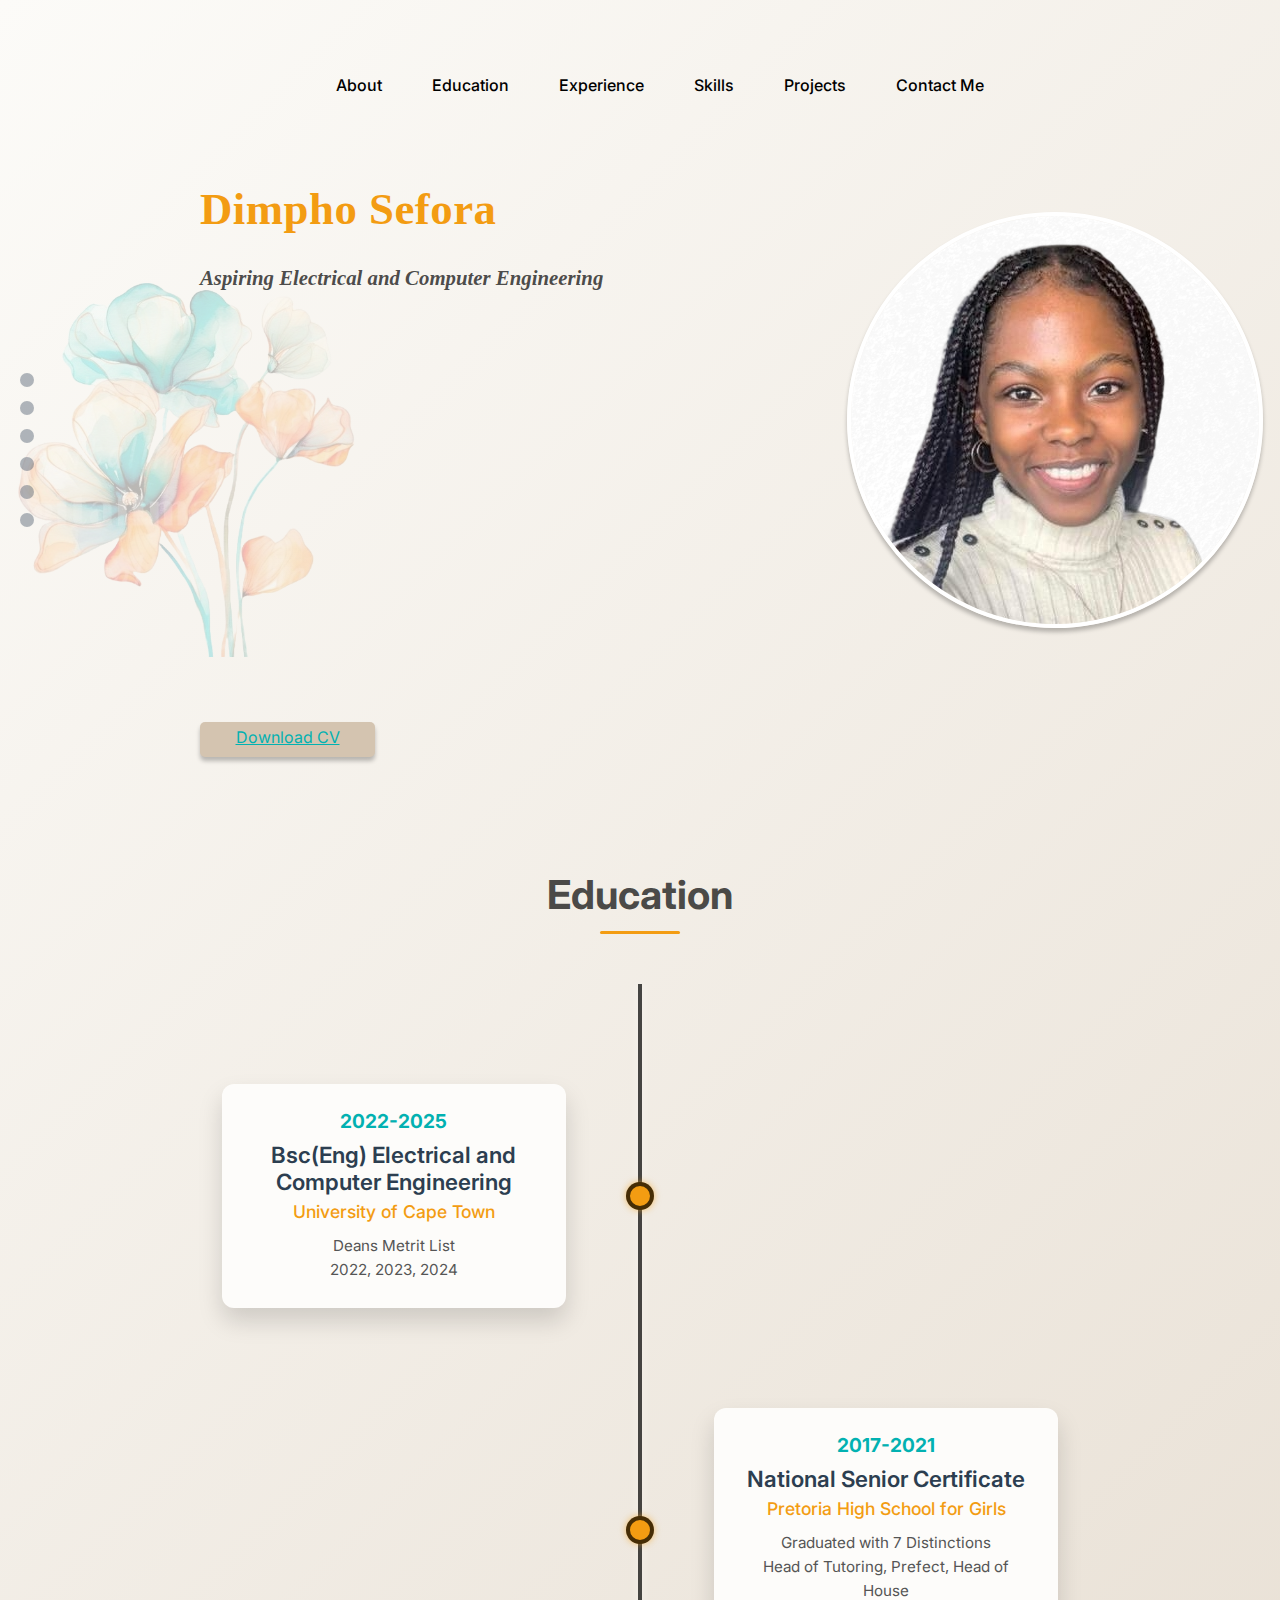
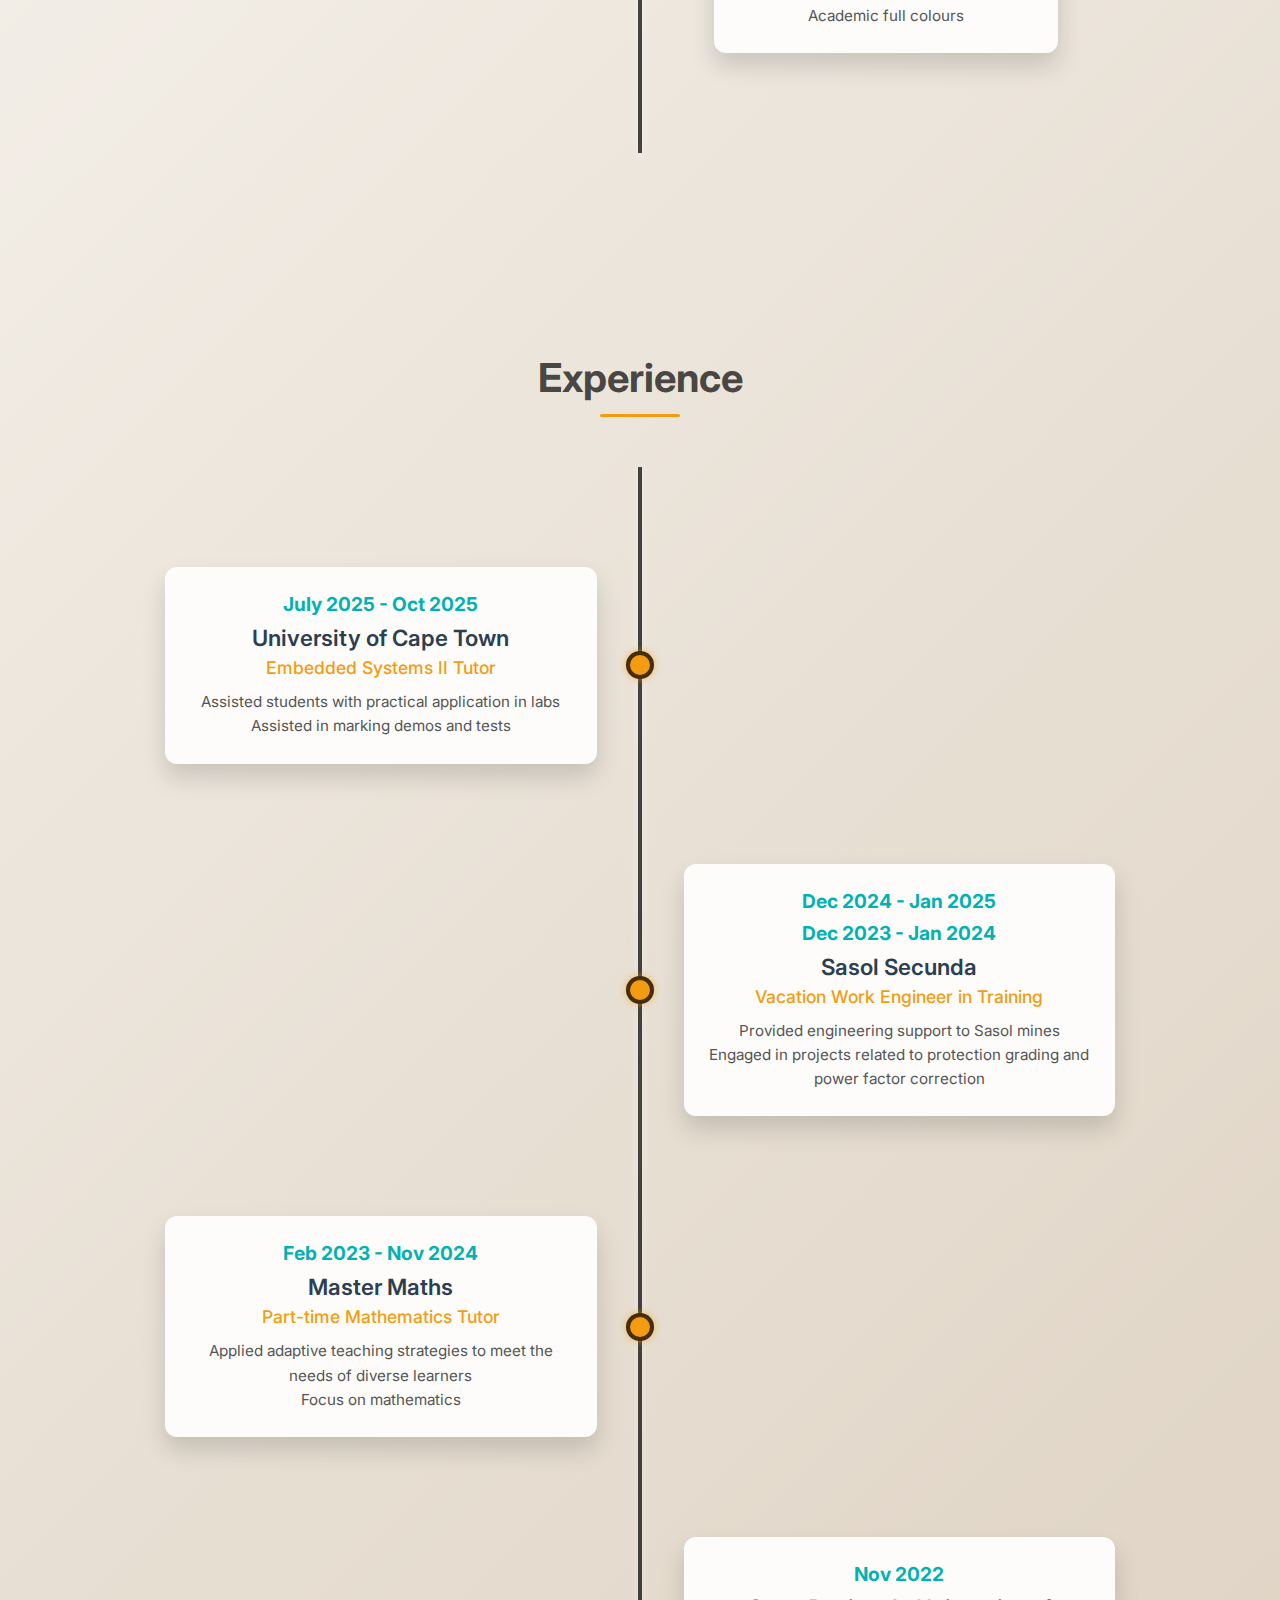
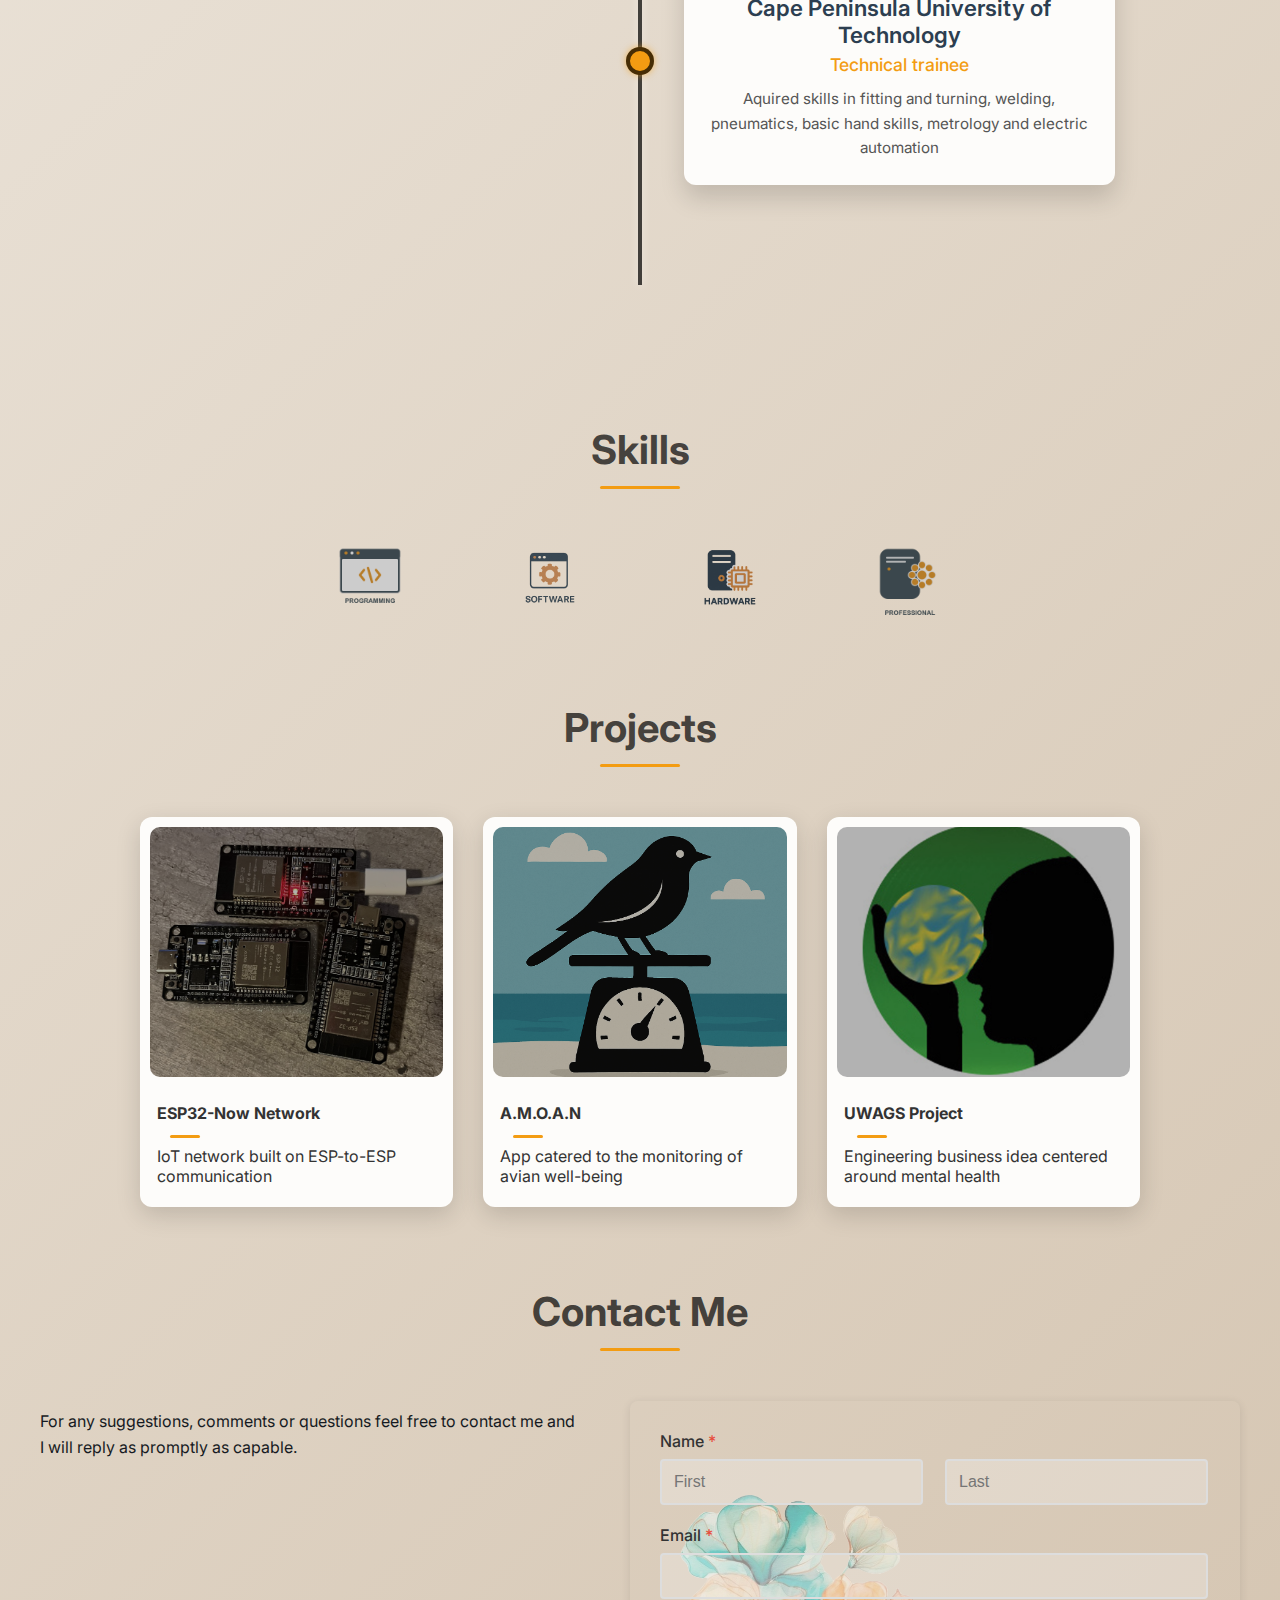
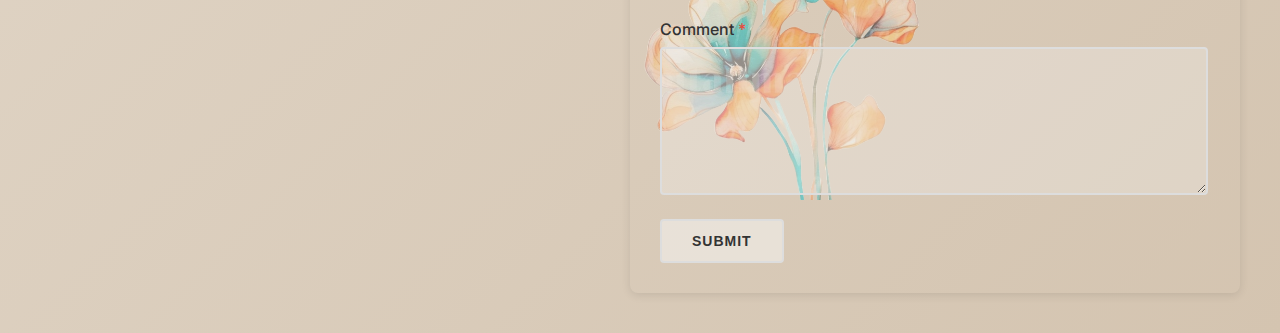
<file: Index.html>
<!DOCTYPE html>
<html lang="en">
<head>
  <meta charset="UTF-8" />
  <meta name="viewport" content="width=device-width, initial-scale=1.0" />
  <title>Sefora Dimpho – E-Portfolio</title>
  <link href="https://fonts.googleapis.com/css2?family=Inter:wght@300;400;600;700&display=swap" rel="stylesheet">
  <link rel="stylesheet" href="style.css">
</head>
<body>

    <!-- Top Navigation -->
  <section class="top-nav">
    <ul>
      <li><a href="#about">About</a></li>
      <li><a href="#education">Education</a></li>
      <li><a href="#experience">Experience</a></li>
      <li><a href="#skills">Skills</a></li>
      <li><a href="#projects">Projects</a></li>
      <li><a href="#contact">Contact Me</a></li>
    </ul>
  </section>

  <!-- Side Navigation -->
  <nav class="side-nav">
    <a href="#about" class="nav-dot"><span>About</span></a>
    <a href="#education" class="nav-dot"><span>Education</span></a>
    <a href="#experience" class="nav-dot"><span>Experience</span></a>
    <a href="#skills" class="nav-dot"><span>Skills</span></a>
    <a href="#projects" class="nav-dot"><span>Projects</span></a>
    <a href="#contact" class="nav-dot"><span>Contact Me</span></a>
  </nav>

  <!-- Sections -->
  <section id="about" class = "main-section">
    <div id="about-text">
        <h1 id="about-title">Dimpho Sefora</h1>
        <h4 id="about-subtitle">Aspiring Electrical and Computer Engineering</h4>
        <p class ="about-desc"> Hi and welcome! I am currently unroute to completing my Electical and Computer Engineering undergrad degree at the University of Cape Town.</p>
<p class ="about-desc">I first fell in love with the flexibility of the field — one day I could be exploring ideas that touch on aerospace, another day I could be looking into biomedical technology, or even diving into networking and automation. It feels less like a straight path and more like a gateway into a plethora of exciting projects. </p>
<p class ="about-desc">Over the years, my experiences and challenges have shaped this perspective, which has been the driving force in unlocking a strong passion for app development and embedded systems.</p>
 <p class ="about-desc">This site is just a small window into that journey, and if you enjoy it, please feel free to <a href="#contact" class="link-btn"><span>contact me</span></a>. </p>

 <a href="cv.pdf" download="Dimpho_Sefora_CV.pdf" role="button" class="cv-btn">
    Download CV
</a>
</div>
    <div id="about-image">
        <img id="about-img" src="me2.png">
    </div>
  </section>


  <section id = "education" class = "main-section">
  <section class = "timeline-section">
        <h2 class = "section-title"> Education </h2>
        <div class = "timeline-education">
            <div class = "timeline-line"></div>

            <div class = "timeline-item left">
                <div class = "timeline-dot"></div>
                <div class = "timeline-content">
                    <div class = "year">2022-2025</div>
                    <div class = "title">Bsc(Eng) Electrical and Computer Engineering</div>
                    <div class = "subtitle">University of Cape Town</div>
                    <div class = "description">Deans Metrit List <br> 2022, 2023, 2024</div>
                </div>
            </div>

            <div class = "timeline-item right">
                <div class = "timeline-dot"></div>
                <div class = "timeline-content">
                    <div class = "year">2017-2021</div>
                    <div class = "title">National Senior Certificate</div>
                    <div class = "subtitle">Pretoria High School for Girls</div>
                    <div class = "description">Graduated with 7 Distinctions <br> Head of Tutoring, Prefect, Head of House <br> Academic full colours
                    </div>
                </div>
            </div>
        </div>
  </section>
  </section>

  <section id = "experience" class = "main-section">
  <section class = "timeline-section">
        <h2 class = "section-title"> Experience </h2>
        <div class = "timeline-experience">
            <div class = "timeline-line"></div>

            <div class = "timeline-item left">
                <div class = "timeline-dot"></div>
                <div class = "timeline-content">
                    <div class = "year">July 2025 - Oct 2025</div>
                    <div class = "title">University of Cape Town</div>
                    <div class = "subtitle">Embedded Systems II Tutor</div>
                    <div class = "description">Assisted students with practical application in labs<br>Assisted in marking demos and tests</div>
                </div>
            </div>

            <div class = "timeline-item right">
                <div class = "timeline-dot"></div>
                <div class = "timeline-content">
                    <div class = "year">Dec 2024 - Jan 2025</div>
                    <div class = "year">Dec 2023 - Jan 2024</div>
                    <div class = "title">Sasol Secunda</div>
                    <div class = "subtitle">Vacation Work Engineer in Training</div>
                    <div class = "description">Provided engineering support to Sasol mines<br>Engaged in projects related to protection grading and power factor correction</div>
                </div>
            </div>

            <div class = "timeline-item left">
                <div class = "timeline-dot"></div>
                <div class = "timeline-content">
                    <div class = "year">Feb 2023 - Nov 2024</div>
                    <div class = "title">Master Maths</div>
                    <div class = "subtitle">Part-time Mathematics Tutor</div>
                    <div class = "description">Applied adaptive teaching strategies to meet the needs of diverse learners<br>Focus on mathematics</div>
                </div>
            </div>

            <div class = "timeline-item right">
                <div class = "timeline-dot"></div>
                <div class = "timeline-content">
                    <div class = "year">Nov 2022</div>
                    <div class = "title">Cape Peninsula University of Technology</div>
                    <div class = "subtitle">Technical trainee</div>
                    <div class = "description">Aquired skills in fitting and turning, welding, pneumatics, basic hand skills, metrology and electric automation</div>
                </div>
            </div>
        </div>
  </section>
  </section>

  <section id="skills" class = "main-section">
    <h2 class = "section-title">Skills</h2>
    <div class="skill-grid">
      <div class="skill-item" data-modal="skill1">
        <img src="programming.png" alt="Programming" />
      </div>
      <div class="skill-item" data-modal="skill2">
        <img src="software.png" alt="Software" />
      </div>
      <div class="skill-item" data-modal="skill3">
        <img src="hardware.png" alt="Hardware" />
      </div>
      <div class="skill-item" data-modal="skill4">
        <img src="professional.png" alt="Professional" />
      </div>
    </div>
  </section>
  
  <section id="projects" class = "main-section">
    <h2 class = "section-title">Projects</h2>
    <div class="project-grid">
      <div class="project-thumb" data-modal="proj1">
        <img src="esp32.jpeg" alt="ESP32 Mesh" />
        <div class="project-label"><h4 class = "label-h">ESP32-Now Network</h4><p class = "label-text">IoT network built on ESP-to-ESP communication</p></div>
      </div>
      <div class="project-thumb" data-modal="proj2">
        <img src="A.M.O.A.N.png" alt="A.M.O.A.N App" />
        <div class="project-label"><h4 class = "label-h">A.M.O.A.N</h4><p class = "label-text">App catered to the monitoring of avian well-being</p></div>
      </div>
      <div class="project-thumb" data-modal="proj3">
        <img src="Modiragatsi.jpg" alt="UWON Project" />
        <div class="project-label"><h4 class = "label-h">UWAGS Project</h4><p class = "label-text">Engineering business idea centered around mental health</p></div>
      </div>
    </div>
  </section>
  
 <section id="contact" class = "main-section"><h2 class="section-title">Contact Me</h2>
      <div class="contact-container">
        <div class="contact-info">
            <p>For any suggestions, comments or questions feel free to contact me and I will reply as promptly as capable.</p>
            
            <div class="social-media">
                <div class="social-icons">
                    <!-- Placeholder social media icons - you can replace these with your actual icons -->
                    <div id="git-icon" title="GitHub"></div>
                    <div id="email-icon" title="Email"></div>
                    <div id="linked-icon" title="LinkedIn"></div>
                </div>
            </div>
        </div>

        <div class="contact-form">
            <form id="contactForm">
                <div class="form-row">
                    <div class="form-group">
                        <label for="firstName">Name <span class="required">*</span></label>
                        <input type="text" id="firstName" name="firstName" placeholder="First" required>
                    </div>
                    <div class="form-group">
                        <label for="lastName">&nbsp;</label>
                        <input type="text" id="lastName" name="lastName" placeholder="Last" required>
                    </div>
                </div>

                <div class="form-group full-width">
                    <label for="email">Email <span class="required">*</span></label>
                    <input type="email" id="email" name="email" required>
                </div>

                <div class="form-group full-width">
                    <label for="comment">Comment <span class="required">*</span></label>
                    <textarea id="comment" name="comment" required></textarea>
                </div>

                <button type="submit" class="submit-btn">SUBMIT</button>
            </form>
        </div>
    </div>
</section>

  <!-- Modals -->  
  <div id="skill1" class="modal"><div class="modal-content"><span class="close-btn" data-close="skill1">×</span><h4 class ="skill-title">Programming</h4><p class = "story-box">
            <br>Python 
            <br>Java 
            <br>C/C++ 
            <br>Swift 
            <br>HTML </p></div></div>
  <div id="skill2" class="modal"><div class="modal-content"><span class="close-btn" data-close="skill2">×</span><h4 class ="skill-title">Software</h4><p class = "story-box">
            <br>MATLAB 
            <br>Jupyter Notebook 
            <br>iOS App Development 
            <br>Machine Learning 
            <br>Microsoft Office </p></div></div>
  <div id="skill3" class="modal"><div class="modal-content"><span class="close-btn" data-close="skill3">×</span><h4 class ="skill-title">Hardware</h4><p class = "story-box">
            <br>Embedded Systems 
            <br>Circuit Design </p></div></div>
  <div id="skill4" class="modal"><div class="modal-content"><span class="close-btn" data-close="skill4">×</span><h4 class ="skill-title">Professional</h4><p class = "story-box">
            <br>Technical Communication
            <br>Project Management
            <br>Multidisiplinary Collaboration</p></div></div>
  
  <div id="proj1" class="modal"><div class="modal-content-proj"><span class="close-btn" data-close="proj1">×</span><h4 class ="skill-title">ESP32-Now Network</h4><p class = "story-box">
            <p>Bird weight readings with timestamps are recorded by each node in an ESP32-based network and stored in SPIFFS.  ESP-NOW is used by nodes to communicate, sending JSON messages with hop-path tracking and TTL throughout the mesh.</p>
            <p>Through the use of Bluetooth, a gateway ESP32 connects the mesh to a mobile application, enabling the application to request CSV logs, verify secure downloads, or initiate remote deletions.  With mesh relaying enabling coverage outside of direct BLE range, the system guarantees that data is both locally logged and remotely retrievable.
            </p></div></div>
  <div id="proj2" class="modal"><div class="modal-content-proj"><span class="close-btn" data-close="proj2">×</span><h4 class ="skill-title">A.M.O.A.N</h4><p class = "story-box">
            <p>
  The A.M.O.A.N app was built to work hand-in-hand with a ESP32 network designed for monitoring bird weights. Using Bluetooth Low Energy (BLE), the app connects to a gateway node that gathers timestamped weight data stored across the network. This makes it possible to retrieve, view, and manage data seamlessly from a phone without needing direct access to every device in the system.
</p>
<p>
  The app allows users to download CSV files of recorded measurements, confirm safe receipt, and even trigger remote file deletion on the ESP32 nodes when storage needs to be managed.
</p>
  <div id="proj3" class="modal"><div class="modal-content-proj"><span class="close-btn" data-close="proj3">×<h4 class ="skill-title">UWAGS </h4><p class = "story-box">
  <p>
  A business plan for the Uninterrupted Warnings and Guidance System (UWAGS), an app concept that acts as an automatic panic button for individuals experiencing a panic attack. The idea was to integrate the app with a smartwatch, enabling it to detect critical signals and instantly notify the user’s doctor. This approach aimed to provide immediate medical attention, especially in situations where the user might be alone and unable to call for help.
</p>

<p>
  The concept was entered into the <em>Modiragatsi</em> competition, run by the NWU Business School, where it was selected as one of the finalists. Developing UWGS into a structured business plan gave me the opportunity to combine technical creativity with entrepreneurial thinking, while showcasing how technology can play a vital role in improving health and safety.
</p>

  <script src="script.js"></script>
</body>
</html>
</file>
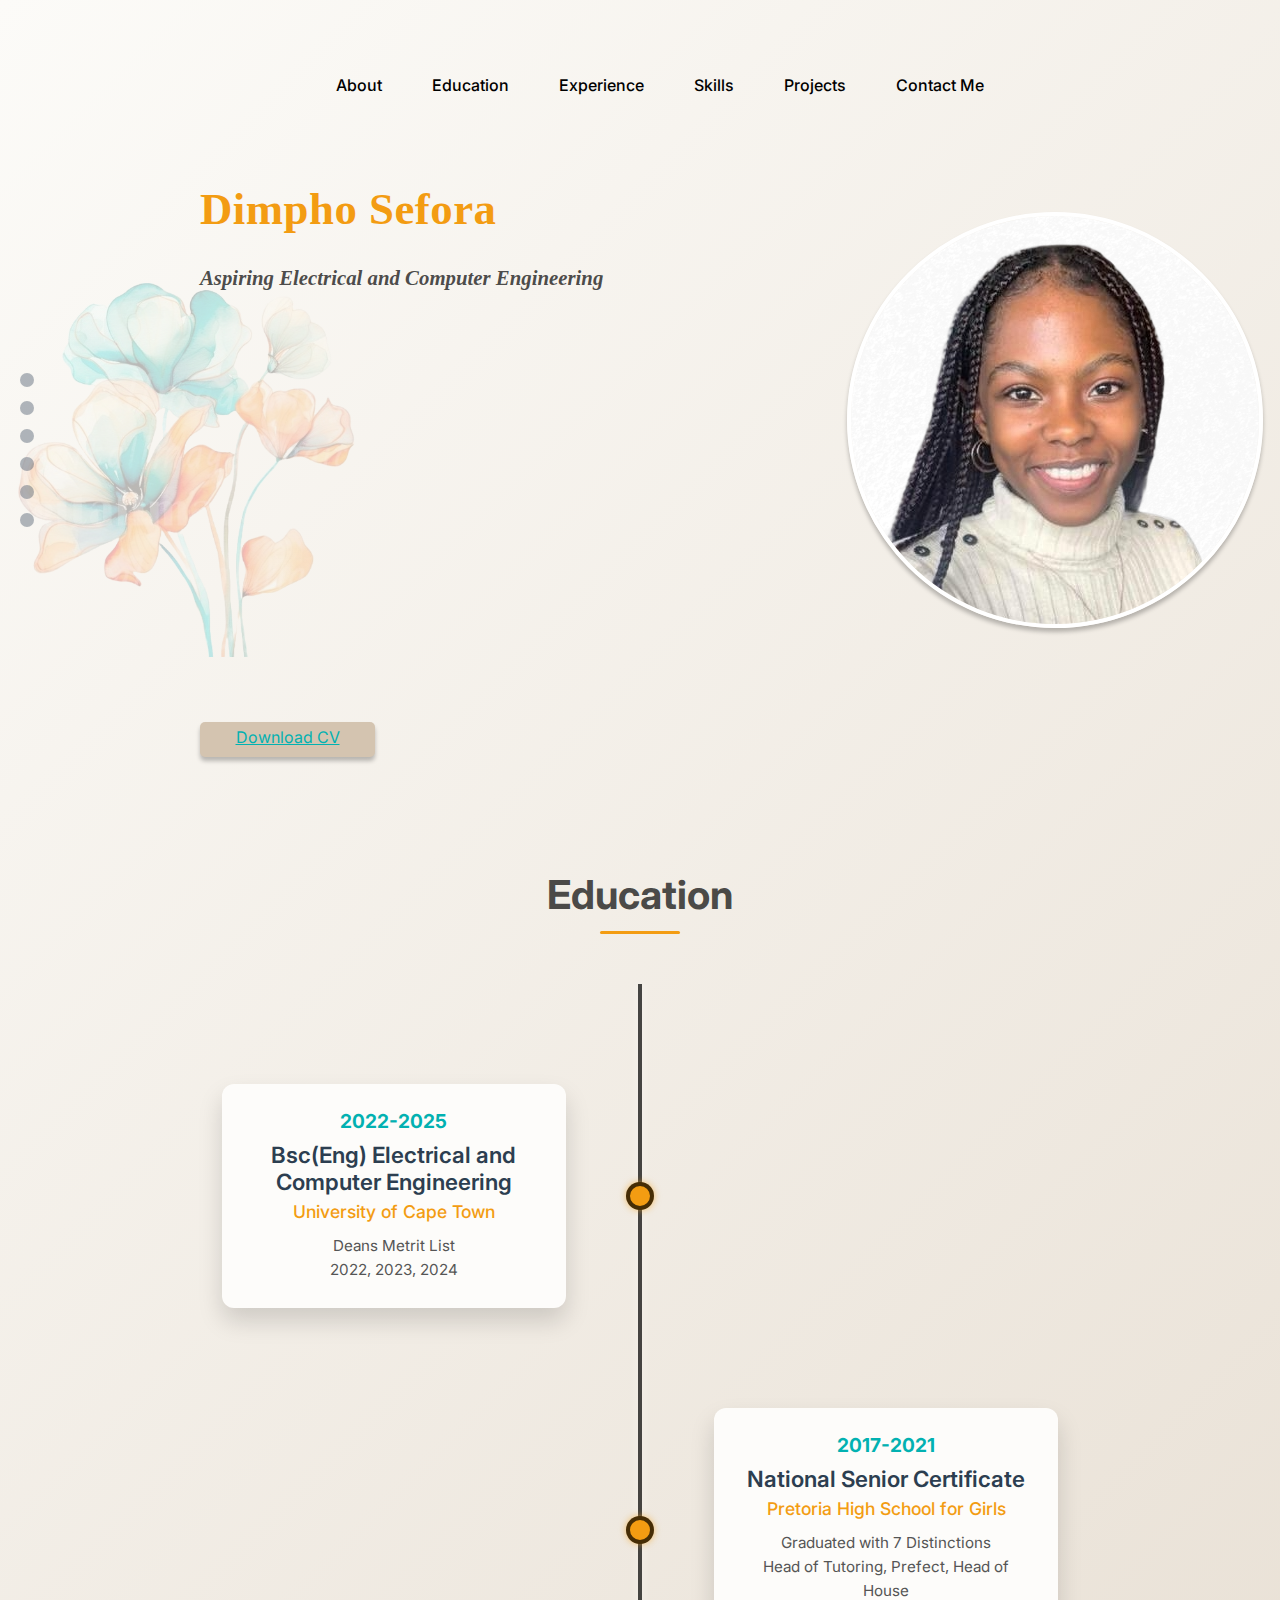
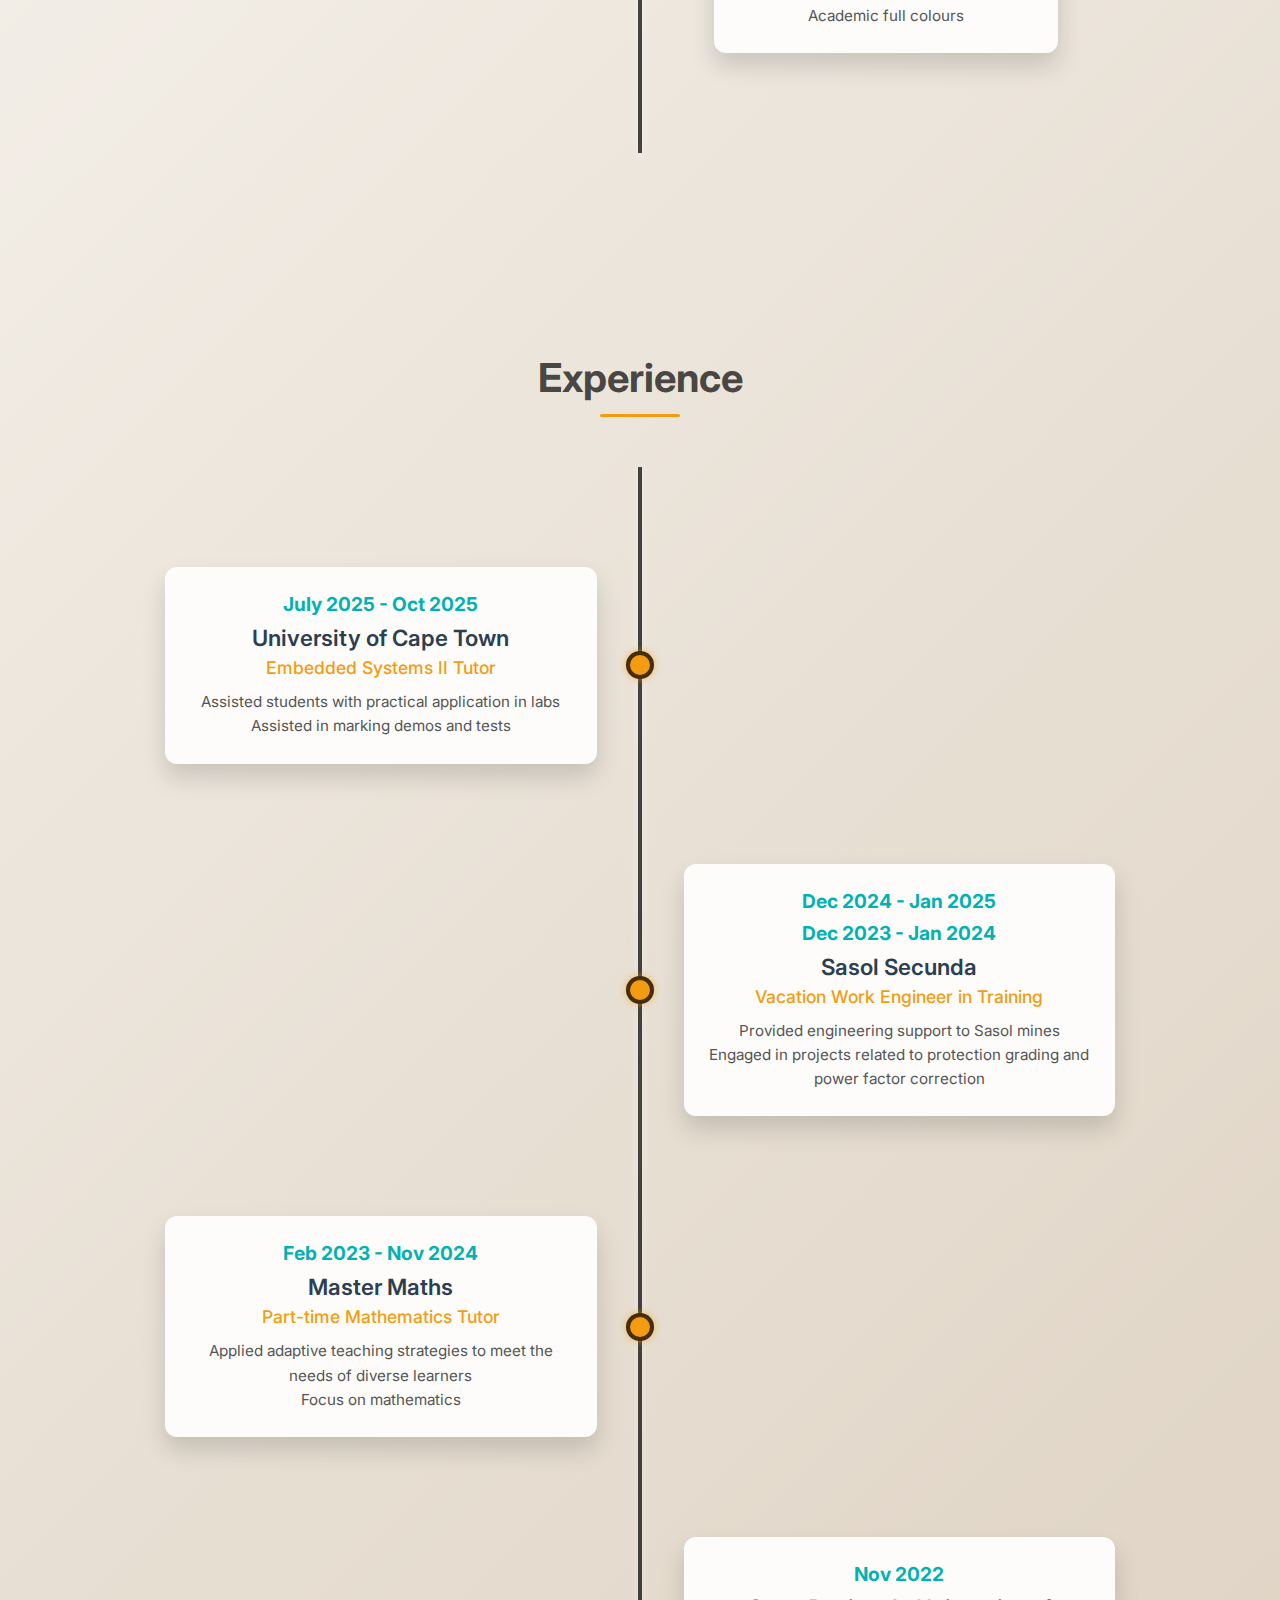
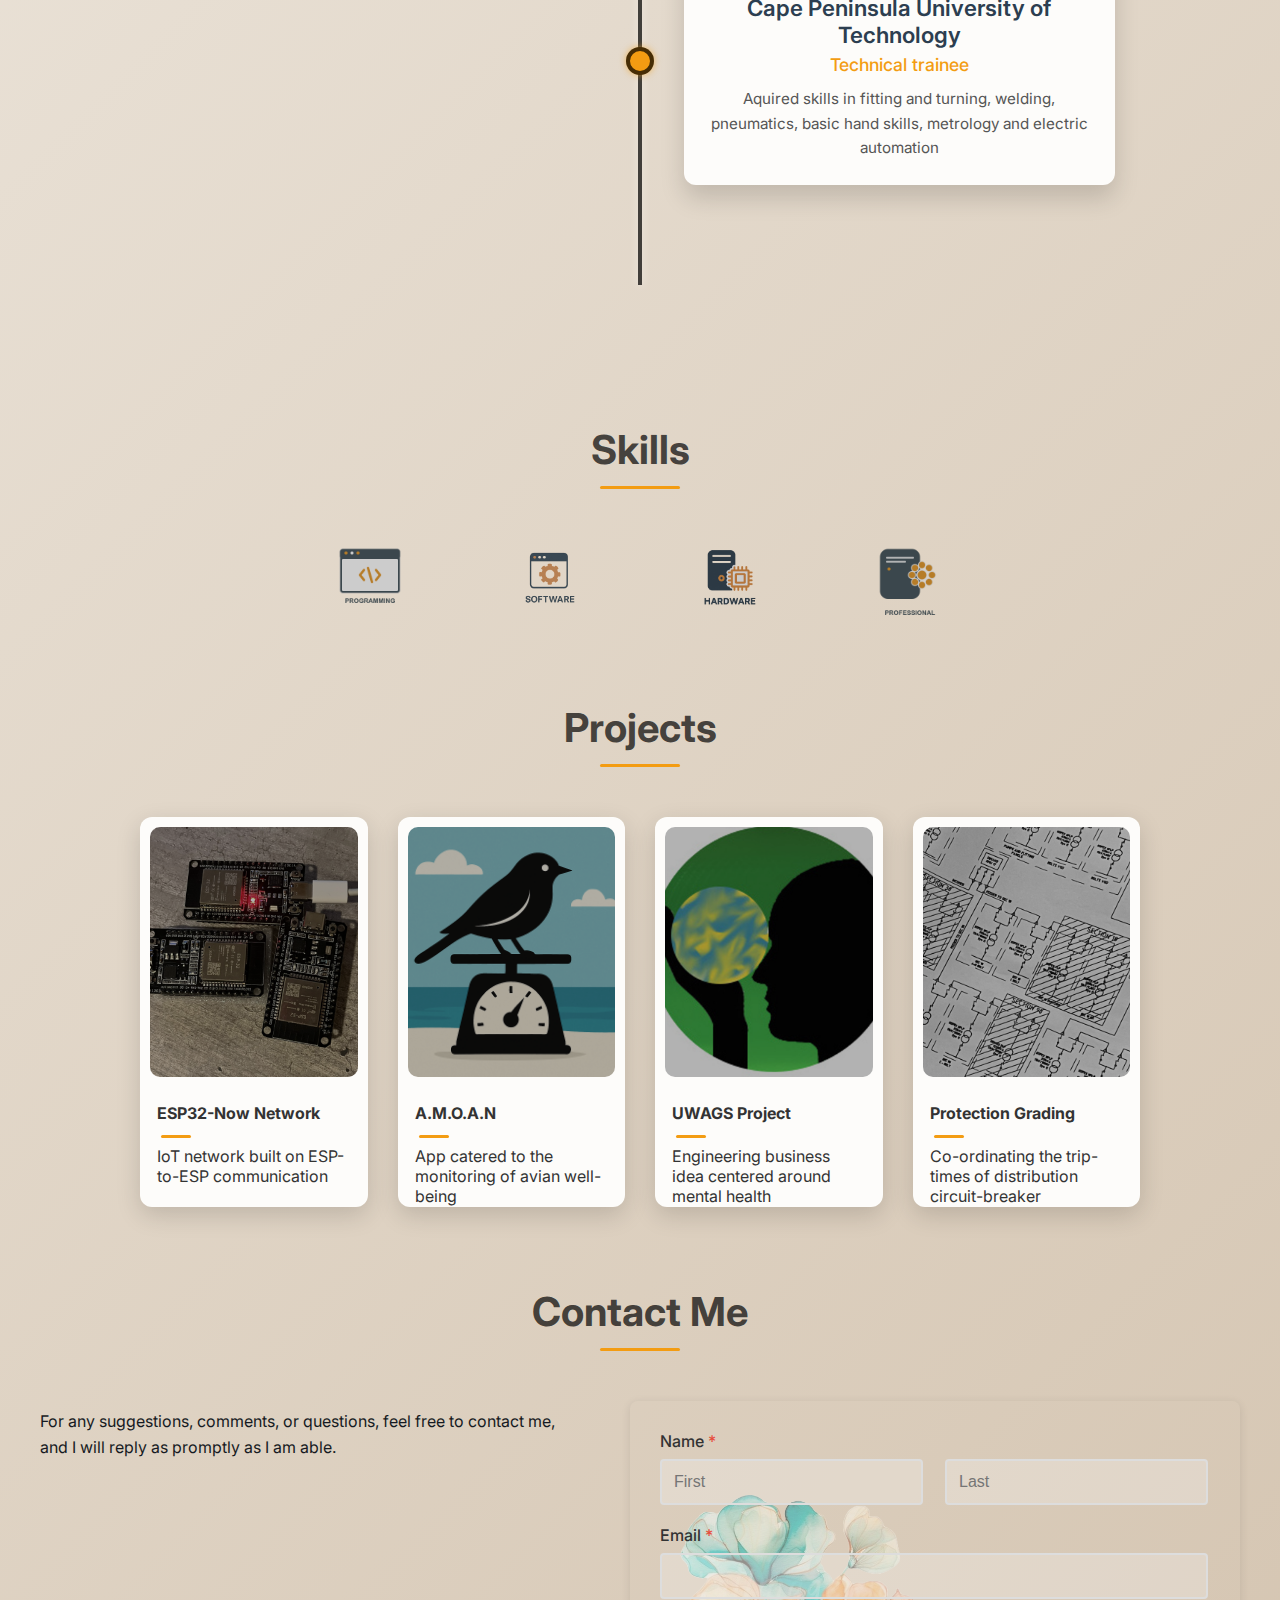
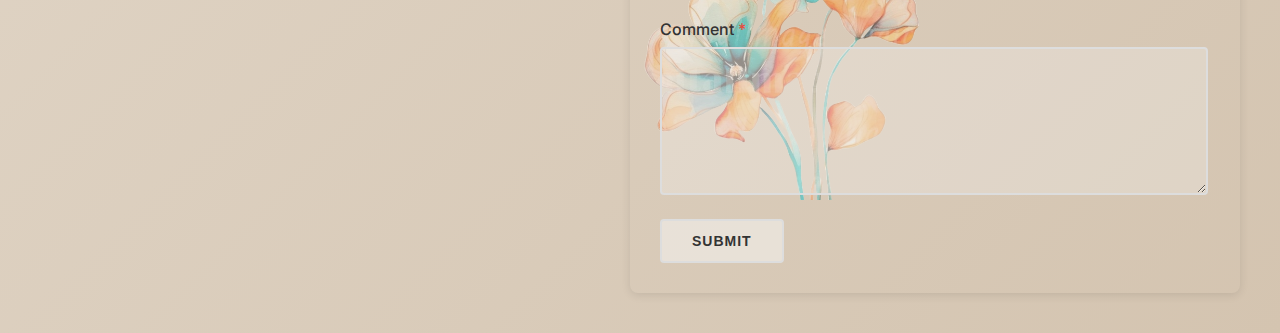
<file: index.html>
<!DOCTYPE html>
<html lang="en">
<head>
  <meta charset="UTF-8" />
  <meta name="viewport" content="width=device-width, initial-scale=1.0" />
  <title>Dimpho Sefora</title>
  <link href="https://fonts.googleapis.com/css2?family=Inter:wght@300;400;600;700&display=swap" rel="stylesheet">
  <link rel="stylesheet" href="style.css">
      <link rel="icon" href="logod.png" type="image/x-icon">
</head>
<body>

    <!-- Top Navigation -->
  <section class="top-nav">
    <ul>
      <li><a href="#about">About</a></li>
      <li><a href="#education">Education</a></li>
      <li><a href="#experience">Experience</a></li>
      <li><a href="#skills">Skills</a></li>
      <li><a href="#projects">Projects</a></li>
      <li><a href="#contact">Contact Me</a></li>
    </ul>
  </section>

  <!-- Side Navigation -->
  <nav class="side-nav">
    <a href="#about" class="nav-dot"><span>About</span></a>
    <a href="#education" class="nav-dot"><span>Education</span></a>
    <a href="#experience" class="nav-dot"><span>Experience</span></a>
    <a href="#skills" class="nav-dot"><span>Skills</span></a>
    <a href="#projects" class="nav-dot"><span>Projects</span></a>
    <a href="#contact" class="nav-dot"><span>Contact Me</span></a>
  </nav>

  <!-- Sections -->
  <section id="about" class = "main-section">
    <div id="about-text">
        <h1 id="about-title">Dimpho Sefora</h1>
        <h4 id="about-subtitle">Aspiring Electrical and Computer Engineering</h4>
        <p class ="about-desc"> Hi and welcome! I am currently unroute to completing my Electical and Computer Engineering undergrad degree at the University of Cape Town.</p>
<p class ="about-desc">I first fell in love with the flexibility of the field — one day I could be exploring ideas that touch on aerospace, another day I could be looking into biomedical technology, or even diving into networking and automation. It feels less like a straight path and more like a gateway into a plethora of exciting projects. </p>
<p class ="about-desc">Over the years, my experiences and challenges have shaped this perspective, which has been the driving force in unlocking a strong passion for app development and embedded systems.</p>
 <p class ="about-desc">This site is just a small window into that journey, and if you enjoy it, please feel free to <a href="#contact" class="link-btn"><span>contact me</span></a>. </p>

 <a href="cv.pdf" download="Dimpho_Sefora_CV.pdf" role="button" class="cv-btn">
    Download CV
</a>
</div>
    <div id="about-image">
        <img id="about-img" src="me2.png">
    </div>
  </section>


  <section id = "education" class = "main-section">
  <section class = "timeline-section">
        <h2 class = "section-title"> Education </h2>
        <div class = "timeline-education">
            <div class = "timeline-line"></div>

            <div class = "timeline-item left">
                <div class = "timeline-dot"></div>
                <div class = "timeline-content">
                    <div class = "year">2022-2025</div>
                    <div class = "title">Bsc(Eng) Electrical and Computer Engineering</div>
                    <div class = "subtitle">University of Cape Town</div>
                    <div class = "description">Deans Metrit List <br> 2022, 2023, 2024</div>
                </div>
            </div>

            <div class = "timeline-item right">
                <div class = "timeline-dot"></div>
                <div class = "timeline-content">
                    <div class = "year">2017-2021</div>
                    <div class = "title">National Senior Certificate</div>
                    <div class = "subtitle">Pretoria High School for Girls</div>
                    <div class = "description">Graduated with 7 Distinctions <br> Head of Tutoring, Prefect, Head of House <br> Academic full colours
                    </div>
                </div>
            </div>
        </div>
  </section>
  </section>

  <section id = "experience" class = "main-section">
  <section class = "timeline-section">
        <h2 class = "section-title"> Experience </h2>
        <div class = "timeline-experience">
            <div class = "timeline-line"></div>

            <div class = "timeline-item left">
                <div class = "timeline-dot"></div>
                <div class = "timeline-content">
                    <div class = "year">July 2025 - Oct 2025</div>
                    <div class = "title">University of Cape Town</div>
                    <div class = "subtitle">Embedded Systems II Tutor</div>
                    <div class = "description">Assisted students with practical application in labs<br>Assisted in marking demos and tests</div>
                </div>
            </div>

            <div class = "timeline-item right">
                <div class = "timeline-dot"></div>
                <div class = "timeline-content">
                    <div class = "year">Dec 2024 - Jan 2025</div>
                    <div class = "year">Dec 2023 - Jan 2024</div>
                    <div class = "title">Sasol Secunda</div>
                    <div class = "subtitle">Vacation Work Engineer in Training</div>
                    <div class = "description">Provided engineering support to Sasol mines<br>Engaged in projects related to protection grading and power factor correction</div>
                </div>
            </div>

            <div class = "timeline-item left">
                <div class = "timeline-dot"></div>
                <div class = "timeline-content">
                    <div class = "year">Feb 2023 - Nov 2024</div>
                    <div class = "title">Master Maths</div>
                    <div class = "subtitle">Part-time Mathematics Tutor</div>
                    <div class = "description">Applied adaptive teaching strategies to meet the needs of diverse learners<br>Focus on mathematics</div>
                </div>
            </div>

            <div class = "timeline-item right">
                <div class = "timeline-dot"></div>
                <div class = "timeline-content">
                    <div class = "year">Nov 2022</div>
                    <div class = "title">Cape Peninsula University of Technology</div>
                    <div class = "subtitle">Technical trainee</div>
                    <div class = "description">Aquired skills in fitting and turning, welding, pneumatics, basic hand skills, metrology and electric automation</div>
                </div>
            </div>
        </div>
  </section>
  </section>

  <section id="skills" class = "main-section">
    <h2 class = "section-title">Skills</h2>
    <div class="skill-grid">
      <div class="skill-item" data-modal="skill1">
        <img src="programming.png" alt="Programming" />
      </div>
      <div class="skill-item" data-modal="skill2">
        <img src="software.png" alt="Software" />
      </div>
      <div class="skill-item" data-modal="skill3">
        <img src="hardware.png" alt="Hardware" />
      </div>
      <div class="skill-item" data-modal="skill4">
        <img src="professional.png" alt="Professional" />
      </div>
    </div>
  </section>
  
  <section id="projects" class = "main-section">
    <h2 class = "section-title">Projects</h2>
    <div class="project-grid">
      <div class="project-thumb" data-modal="proj1">
        <img src="esp32.jpeg" alt="ESP32 Mesh" />
        <div class="project-label"><h4 class = "label-h">ESP32-Now Network</h4><p class = "label-text">IoT network built on ESP-to-ESP communication</p></div>
      </div>
      <div class="project-thumb" data-modal="proj2">
        <img src="A.M.O.A.N.png" alt="A.M.O.A.N App" />
        <div class="project-label"><h4 class = "label-h">A.M.O.A.N</h4><p class = "label-text">App catered to the monitoring of avian well-being</p></div>
      </div>
      <div class="project-thumb" data-modal="proj3">
        <img src="Modiragatsi.jpg" alt="UWAGS Project" />
        <div class="project-label"><h4 class = "label-h">UWAGS Project</h4><p class = "label-text">Engineering business idea centered around mental health</p></div>
      </div>
      <div class="project-thumb" data-modal="proj4">
        <img src="grading.jpeg" alt="UWAGS Project" />
        <div class="project-label"><h4 class = "label-h">Protection Grading</h4><p class = "label-text">Co-ordinating the trip-times of distribution circuit-breaker</p></div>
      </div>
    </div>
  </section>
  
 <section id="contact" class = "main-section"><h2 class="section-title">Contact Me</h2>
      <div class="contact-container">
        <div class="contact-info">
            <p>For any suggestions, comments, or questions, feel free to contact me, and I will reply as promptly as I am able.</p>
            
            <div class="social-media">
    <div class="social-icons">
        <a href="https://github.com/Dimpho-S" target="_blank" rel="noopener">
            <div id="git-icon" title="GitHub"></div>
        </a>
        <a href="mailto:rddsefora@gmail.com" title="Send Email">
            <div id="email-icon" title="Email"></div>
        </a>
        <a href="https://www.linkedin.com/in/dimpho-sefora-57926a380/" target="_blank" rel="noopener">
            <div id="linked-icon" title="LinkedIn"></div>
        </a>
    </div>
</div>
        </div>

        <div class="contact-form">
            <form id="contactForm">
                <div class="form-row">
                    <div class="form-group">
                        <label for="firstName">Name <span class="required">*</span></label>
                        <input type="text" id="firstName" name="firstName" placeholder="First" required>
                    </div>
                    <div class="form-group">
                        <label for="lastName">&nbsp;</label>
                        <input type="text" id="lastName" name="lastName" placeholder="Last" required>
                    </div>
                </div>

                <div class="form-group full-width">
                    <label for="email">Email <span class="required">*</span></label>
                    <input type="email" id="email" name="email" required>
                </div>

                <div class="form-group full-width">
                    <label for="comment">Comment <span class="required">*</span></label>
                    <textarea id="comment" name="comment" required></textarea>
                </div>

                <button type="submit" class="submit-btn">SUBMIT</button>
            </form>
        </div>
    </div>
</section>

  <!-- Modals -->  
  <div id="skill1" class="modal"><div class="modal-content"><span class="close-btn" data-close="skill1">×</span><h4 class ="skill-title">Programming</h4><p class = "story-box">
            <br>Python 
            <br>Java 
            <br>C/C++ 
            <br>Swift 
            <br>HTML </p></div></div>
  <div id="skill2" class="modal"><div class="modal-content"><span class="close-btn" data-close="skill2">×</span><h4 class ="skill-title">Software</h4><p class = "story-box">
            <br>MATLAB 
            <br>Jupyter Notebook 
            <br>iOS App Development 
            <br>Machine Learning 
            <br>Microsoft Office </p></div></div>
  <div id="skill3" class="modal"><div class="modal-content"><span class="close-btn" data-close="skill3">×</span><h4 class ="skill-title">Hardware</h4><p class = "story-box">
            <br>Embedded Systems 
            <br>Circuit Design </p></div></div>
  <div id="skill4" class="modal"><div class="modal-content"><span class="close-btn" data-close="skill4">×</span><h4 class ="skill-title">Professional</h4><p class = "story-box">
            <br>Technical Communication
            <br>Project Management
            <br>Multidisiplinary Collaboration</p></div></div>
  
  <div id="proj1" class="modal"><div class="modal-content-proj"><span class="close-btn" data-close="proj1">×</span><h4 class ="skill-title">ESP32-Now Network</h4><p class = "story-box">
            <p>Bird weight readings with timestamps are recorded by each node in an ESP32-based network and stored in SPIFFS.  ESP-NOW is used by nodes to communicate, sending JSON messages with hop-path tracking and TTL throughout the mesh.</p>
            <p>Through the use of Bluetooth, a gateway ESP32 connects the mesh to a mobile application, enabling the application to request CSV logs, verify secure downloads, or initiate remote deletions.  With mesh relaying enabling coverage outside of direct BLE range, the system guarantees that data is both locally logged and remotely retrievable.
            </p></div></div>

  <div id="proj2" class="modal"><div class="modal-content-proj"><span class="close-btn" data-close="proj2">×</span><h4 class ="skill-title">A.M.O.A.N</h4><p class = "story-box">
            <p>
  The A.M.O.A.N app was built to work hand-in-hand with a ESP32 network designed for monitoring bird weights. Using Bluetooth Low Energy (BLE), the app connects to a gateway node that gathers timestamped weight data stored across the network. This makes it possible to retrieve, view, and manage data seamlessly from a phone without needing direct access to every device in the system.
</p><p>
  The app allows users to download CSV files of recorded measurements, confirm safe receipt, and even trigger remote file deletion on the ESP32 nodes when storage needs to be managed.
</p> </div></div>

<div id="proj3" class="modal"><div class="modal-content-proj"><span class="close-btn" data-close="proj3">×</span><h4 class ="skill-title">UWAGS Project</h4><p class = "story-box">
            <p>
  A business plan for the Uninterrupted Warnings and Guidance System (UWAGS), an app concept that acts as an automatic panic button for individuals experiencing a panic attack. The idea was to integrate the app with a smartwatch, enabling it to detect critical signals and instantly notify the user’s doctor. This approach aimed to provide immediate medical attention, especially in situations where the user might be alone and unable to call for help.
</p><p>
  The concept was entered into the <em>Modiragatsi</em> competition, run by the NWU Business School, where it was selected as one of the finalists. Developing UWGS into a structured business plan gave me the opportunity to combine technical creativity with entrepreneurial thinking, while showcasing how technology can play a vital role in improving health and safety.
</p> </div></div>

<div id="proj4" class="modal"><div class="modal-content-proj"><span class="close-btn" data-close="proj4">×</span><h4 class ="skill-title">Protection Grading</h4><p class = "story-box">
            <p>
  Protection Grading is the process of coordinating protective devices in a power system to ensure faults are cleared quickly and selectively. By carefully setting relays, fuses, and circuit breakers, only the device closest to the fault operates, preventing unnecessary outages and maintaining system stability.
</p><p>
  For my task, I analyzed a given network, calculated fault levels at key points, and set relay parameters to achieve correct coordination. Using time-current characteristic (TCC) curves, I demonstrated the sequential operation of the protection devices, ensuring both safety and continuity of supply.
</p> </div></div>

  <script src="script.js"></script>
</body>
</html>
</file>
<file: style.css>
body {
  margin: 0;
  font-family: 'Inter', sans-serif;
  background: linear-gradient(135deg, #fcfbf8 0%, #D4C4B0 100%);
  color: #0d0d0e;
  scroll-behavior: smooth;
}


/*background: linear-gradient(135deg, #fffcf6 0%, #a8b8a4  74%, #A8B5A0 100%);*/
section {
  min-height: 10vh;
  display: flex;
  flex-direction: column;
  justify-content: center;
  align-items: center;
  padding: 40px 0;
}
h1, h2, h3 { margin: 0 0 2px; }

p {
    margin-top: 0.5em; /* Decrease the top margin */
    margin-bottom: 0.5em; /* Decrease the bottom margin */
}

/* Side navigation dots */
.side-nav {
  position: fixed;
  top: 50%;
  left: 20px;
  transform: translateY(-50%);
  display: flex;
  flex-direction: column;
  gap: 14px;
  z-index: 100;
}
.side-nav a {
  width: 14px;
  height: 14px;
  border-radius: 50%;
  background: #4755696b;
  position: relative;
}
.side-nav a.active { background: #f39c12; }
.side-nav a span {
  visibility: hidden;
  opacity: 0;
  position: absolute;
  left: 24px;
  top: 50%;
  transform: translateY(-50%);
  background: #161a22;
  color: #e7ebf3;
  font-size: 12px;
  padding: 4px 8px;
  border-radius: 6px;
  white-space: nowrap;
  transition: all .2s;
}
.side-nav a:hover span { visibility: visible; opacity: 1; }

/* Top Navigation */
.top-nav {
  top: 0;
  left: 0;
  width: 100%;         /* full width */
  z-index: 1000;
  background: transparent;
  transition: background 0.3s ease;
  overflow: hidden;    /* prevents nav from causing horizontal scroll */
}

.top-nav ul {
  display: flex;
  justify-content: center;
  list-style: none;
  width: 100%;
  overflow: hidden;
}

.top-nav li {
  margin: 0 15px;
}

.top-nav a {
  display: block;
  padding: 15px 10px;
  text-decoration: none;
  color: black;
  font-weight: 500;
  transition: background 0.3s ease, color 0.3s ease;
}

.top-nav a:hover {
  background: orange;
  color: white;
  border-radius: 5px;
}

/* about animation box */
#about {
    display: flex;
    flex-direction: row;
    justify-content: flex-start; /* Override center alignment */
    align-items: stretch; /* Override center alignment */
    padding: 0; /* Remove padding */
    width: 100%;
    height: 600px;
}

#about-text {
    flex: 1;
    background-repeat: no-repeat;
    background-position: left center;
    background-size: 25% auto; /* Adjust percentage as needed */
    color: rgba(0, 0, 0, 0.712);
    display: flex;
    flex-direction: column;
    justify-content: center;
    align-items: flex-start;
    padding-left: 200px;
    padding-right: 25px;
    position: relative;
}

#about-text::before {
    content: '';
    position: absolute;
    top: 0;
    left: 0;
    right: 0;
    bottom: 0;
    background-image: url('flowers.png');
    background-repeat: no-repeat;
    background-position: left center;
    background-size: 45% auto; /* Same percentage here */
    opacity: 0.25; /* Adjust opacity (0.1 = very faint, 0.5 = medium, 0.8 = strong) */
    pointer-events: none;
    z-index: -1;
}

@import url('https://fonts.googleapis.com/css2?family=Patua+One&display=swap');

#about-title {
    font-family: 'Lora', serif;
    color:#f39c12;
    font-size: 2.8rem;
    margin-bottom: 5px;
    font-weight: 700;
    letter-spacing: 0.5px;
}

#about-subtitle {
    font-family: 'Lora', serif;
    font-size: 1.3rem;
    font-style: italic;
    max-width: 90%;
    line-height: 1;
}

.about-desc {
    font-family: 'Lora', serif;
    font-size: 1.2rem;
    max-width: 90%;
    line-height: 1.2;

    /* animation */
    opacity: 0;
    animation: fadeIn 2s ease-in forwards;
    animation-delay: 1s; /* starts after name appears */

}

@keyframes fadeIn {
  from { opacity: 0; transform: translateY(20px); }
  to { opacity: 1; transform: translateY(0); }
}

#about-image {
  width: 450px;
  height: 500px;
  overflow: hidden;
  display: flex;
  justify-content: center;
  align-items: center;
}

#about-image img {
    border-radius: 50%;
    border: 4px solid #ffffff;
    box-shadow: 0 4px 4px rgba(0,0,0,0.25);
}

.link-btn{
  color: #02b1b1;
}

.cv-btn{
    border-radius: 5px;
    width: 175px;
    height: 30px;
    padding-top: 5px;
    margin-top: 30px;
    color: #02b1b1;
    text-align: center;
    background-color: #D4C4B0;
    box-shadow: 0 4px 4px rgba(0,0,0,0.25);
}

/*Boxing education and experience boxes*/

/* Timeline Section */
.timeline-section {
    max-width: 1000px;
    margin: 60px auto;
    padding: 0 20px;
}

.section-title {
    text-align: center;
    font-size: 2.5rem;
    color: rgba(0, 0, 0, 0.712);
    margin-bottom: 50px;
    position: relative;
    padding-bottom: 15px;
}

.section-title::after {
    content: '';
    position: absolute;
    bottom: 0;
    left: 50%;
    transform: translateX(-50%);
    width: 80px;
    height: 3px;
    background: #f39c12;
    border-radius: 2px;
}

/* TIMELINE CONTAINER - This creates the positioning context */
.timeline-education {
    position: relative;
    padding: 0;
    min-height: 700px; /* Ensure container has height */
}

.timeline-experience {
    position: relative;
    padding: 0;
    min-height: 1350px; /* Ensure container has height */
}

/* VERTICAL LINE - This should be visible */
.timeline-line {
    position: absolute;
    left: 50%;
    top: 0;
    bottom: 0;
    width: 4px;
    background: rgba(0, 0, 0, 0.712);
    transform: translateX(-50%);
    z-index: 1;
    /* Debug: make it more visible */
    box-shadow: 0 0 10px rgba(255, 255, 255, 0.5);
}

/* TIMELINE ITEMS */
.timeline-item {
    position: relative;
    margin: 100px 0;
    /* Removed opacity/transform for debugging */
    z-index: 2;
}

/* TIMELINE DOTS - These should be visible */
.timeline-dot {
    position: absolute;
    left: 50%;
    top: 50%;
    width: 20px;
    height: 20px;
    background: #f39c12;
    border: 4px solid rgba(0, 0, 0, 0.712);
    border-radius: 50%;
    transform: translate(-50%, -50%);
    z-index: 10;
    /* Debug: make it more visible */
    box-shadow: 0 0 7px rgba(243, 156, 18, 0.6);
}

/* CONTENT BOXES */
.timeline-content {
    background: #FDFCFA;
    padding: 25px;
    border-radius: 12px;
    position: center;
    max-width: 600px;
    box-shadow: 0 13px 25px rgba(0, 0, 0, 0.15);
    z-index: 5;
}

/* LEFT POSITIONING */
.timeline-item.left .timeline-content {
    margin-right: calc(23% + 300px);
    text-align: center;
}

/* RIGHT POSITIONING */
.timeline-item.right .timeline-content {
    margin-left: calc(23% + 300px);
    text-align: center;
}

/* CONTENT TEXT STYLING */
.year {
    font-size: 1.2rem;
    font-weight: bold;
    color: #02b1b1;
    margin-bottom: 8px;
}

.title {
    font-size: 1.4rem;
    color: #2c3e50;
    margin-bottom: 6px;
    font-weight: 600;
}

.subtitle {
    font-size: 1.1rem;
    color: #f39c12;
    margin-bottom: 12px;
    font-weight: 500;
}

.description {
    font-size: 0.95rem;
    line-height: 1.6;
    color: #555;
}

/* RESPONSIVE DESIGN */
@media (max-width: 768px) {
    .timeline-line {
        left: 30px;
    }
    
    .timeline-dot {
        left: 30px;
    }
    
    .timeline-item.left .timeline-content,
    .timeline-item.right .timeline-content {
        margin-left: 70px;
        margin-right: 20px;
        text-align: center;
        max-width: none;
    }
    
    .timeline-item.left .timeline-content::after {
        right: auto;
        left: -15px;
        border-left-color: transparent;
        border-right-color: rgba(255, 255, 255, 0.95);
    }
    
    .section-title {
        font-size: 2rem;
    }
    
    .year {
        font-size: 1.8rem;
    }
}

/* Expandable story modals */
.story-trigger { cursor: pointer; color: #38bdf8; text-decoration: underline; }
.modal {
  position: fixed;
  top: 0; left: 0;
  width: 100%; height: 100%;
  background: rgba(0,0,0,0.7);
  display: none;
  align-items: center;
  justify-content: center;
  z-index: 200;
}
.modal-content {
  background: #2c3e50;
  padding: 20px;
  border-radius: 12px;
  max-width: 250px;
  width: 90%;
}
.modal-content h3 { margin-top: 0; }
.close-btn { cursor: pointer; color: #38bdf8; font-weight: 700; float: right; font-size: 18px; }

/* Project thumbnails */
.project-grid {
  display: grid;
  grid-template-columns: repeat(auto-fit, minmax(150px,1fr));
  gap: 30px;
  width: 100%;
  max-width: 1000px;
}
.project-thumb {
  position: relative;
  cursor: pointer;
  overflow: hidden;
  padding: 10px;
  height: 370px;
  background-color: #FDFCFA;
  border-radius: 12px;
  box-shadow: 0 8px 25px rgba(0, 0, 0, 0.15);
}
.project-thumb img {
  width: 100%;
  height: 250px;
  border-radius: 10px;
  object-fit: cover;
  filter: grayscale(30%) brightness(0.7);
  transition: all .3s;
}
.project-thumb:hover img {
  filter: grayscale(0%) brightness(1);
  transform: scale(1.05);
}

.label-h {
  color: #333;
  margin-bottom: 5px;
  position: relative;
  padding-bottom: 15px;
}

.label-h::after {
    content: '';
    position: absolute;
    bottom: 0;
    left: 10%;
    transform: translateX(-50%);
    width: 30px;
    height: 3px;
    background: #f39c12;
    border-radius: 2px;
}

.label-text {
  color:#333;
}

.project-label {
  padding: 0 7px;
}


.modal-content-proj {
  background: #2c3e50;
  color: #fff;
  padding: 20px;
  border-radius: 12px;
  max-width: 400px;
  width: 90%;
  font-size: 1rem;
  text-align: center;
}

/* Skill icons */
.skill-title {
    font-size: 1.4rem;
    font-weight: bold;
    color: #f39c12;
    text-align: center;
    margin-bottom: 6px;
}

.story-box {
    background-color: #2c3e50;
    color: #fff;
    font-size: 1rem;
    text-align: center;
}
.skill-grid {
  display: grid;
  grid-template-columns: repeat(auto-fit, minmax(20px,1fr));
  gap: 20px;
  width: 100%;
  max-width: 700px;
}
.skill-item { cursor: pointer; text-align: center; }
.skill-item img {
  width: 80px;
  height: 80px;
  filter: grayscale(30%) brightness(0.8);
  transition: all .3s;
  border-radius: 12px;
}
.skill-item:hover img { filter: grayscale(0%) brightness(1); transform: scale(1.1); }
.skill-item span { display: block; margin-top: 8px; color: #e7ebf3; font-size: 14px; }


.contact-container {
    max-width: 1200px;
    margin: 0 auto;
    display: grid;
    grid-template-columns: 1fr 1fr;
    gap: 30px;
    align-items: start;
}

.contact-info {
    padding-right: 20px;
}

.contact-info h2 {
    color: #333;
    font-size: 24px;
    margin-bottom: 20px;
    font-weight: normal;
}

.contact-info p {
    color: #161a22;
    line-height: 1.6;
    margin-bottom: 30px;
}

.social-media {
    margin-top: 20px;
}

.social-media h3 {
    color: #333;
    font-size: 18px;
    margin-bottom: 15px;
    font-weight: normal;
}

.social-icons {
    display: flex;
    gap: 15px;
}

.git-icon {
    width: 40px;
    height: 40px;
    background-image: url("github.png");
    display: flex;
    align-items: center;
    justify-content: center;
    cursor: pointer;
    transition: background-color 0.3s ease;
}

.email-icon {
    width: 40px;
    height: 40px;
    background-image: url("email_icon.png");
    display: flex;
    align-items: center;
    justify-content: center;
    cursor: pointer;
    transition: background-color 0.3s ease;
}

.linked-icon {
    width: 40px;
    height: 40px;
    background-image: url("linkedin_icon.png");
    display: flex;
    align-items: center;
    justify-content: center;
    cursor: pointer;
    transition: background-color 0.3s ease;
}

.social-icon:hover {
    background-color: #bbb;
}

.contact-form {
    padding: 30px;
    border-radius: 8px;
    box-shadow: 0 2px 10px rgba(0,0,0,0.1);
    position: relative;
    width: 550px;
}
.contact-form::before {
    content: '';
    position: absolute;
    top: 0;
    left: 0;
    right: 0;
    bottom: 0;
    background-image: url('flowers.png');
    background-repeat: no-repeat;
    background-position: left center;
    background-size: 50% auto; /* Same percentage here */
    opacity: 0.5; /* Adjust opacity (0.1 = very faint, 0.5 = medium, 0.8 = strong) */
    pointer-events: none;
    z-index: -1;
}

.form-row {
    display: flex;
    gap: 50px;
    margin-bottom: 20px;
    width: 520px;
}

.form-group {
    flex: 1;
}

.form-group.full-width {
    width: 520px;
    margin-bottom: 20px;
}

label {
    display: block;
    margin-bottom: 8px;
    color: #333;
    font-weight: 500;
}

.required {
    color: #e74c3c;
}

input[type="text"],
input[type="email"],
textarea {
    width: 100%;
    padding: 12px;
    border: 2px solid #ddd;
    border-radius: 4px;
    font-size: 16px;
    transition: border-color 0.3s ease;
    background-color: #f9f9f949;
}

input[type="text"]:focus,
input[type="email"]:focus,
textarea:focus {
    outline: none;
    border-color: #02b1b1;
    background-color: rgba(255, 255, 255, 0.534);
}

textarea {
    resize: vertical;
    min-height: 120px;
    font-family: Arial, sans-serif;
}

.submit-btn {
    background-color: #f8f8f87e;
    border: 2px solid #ddd;
    padding: 12px 30px;
    font-size: 14px;
    font-weight: bold;
    color: #333;
    cursor: pointer;
    border-radius: 4px;
    transition: all 0.3s ease;
    text-transform: uppercase;
    letter-spacing: 1px;
}

.submit-btn:hover {
    background-color: #02b1b1;
    color: white;
    border-color: #02b1b1;
}

@media (max-width: 768px) {
    .contact-container {
        grid-template-columns: 1fr;
        gap: 40px;
    }

    .form-row {
        flex-direction: column;
        gap: 20px;
    }

    .contact-form {
        padding: 20px;
    }
}
</file>
